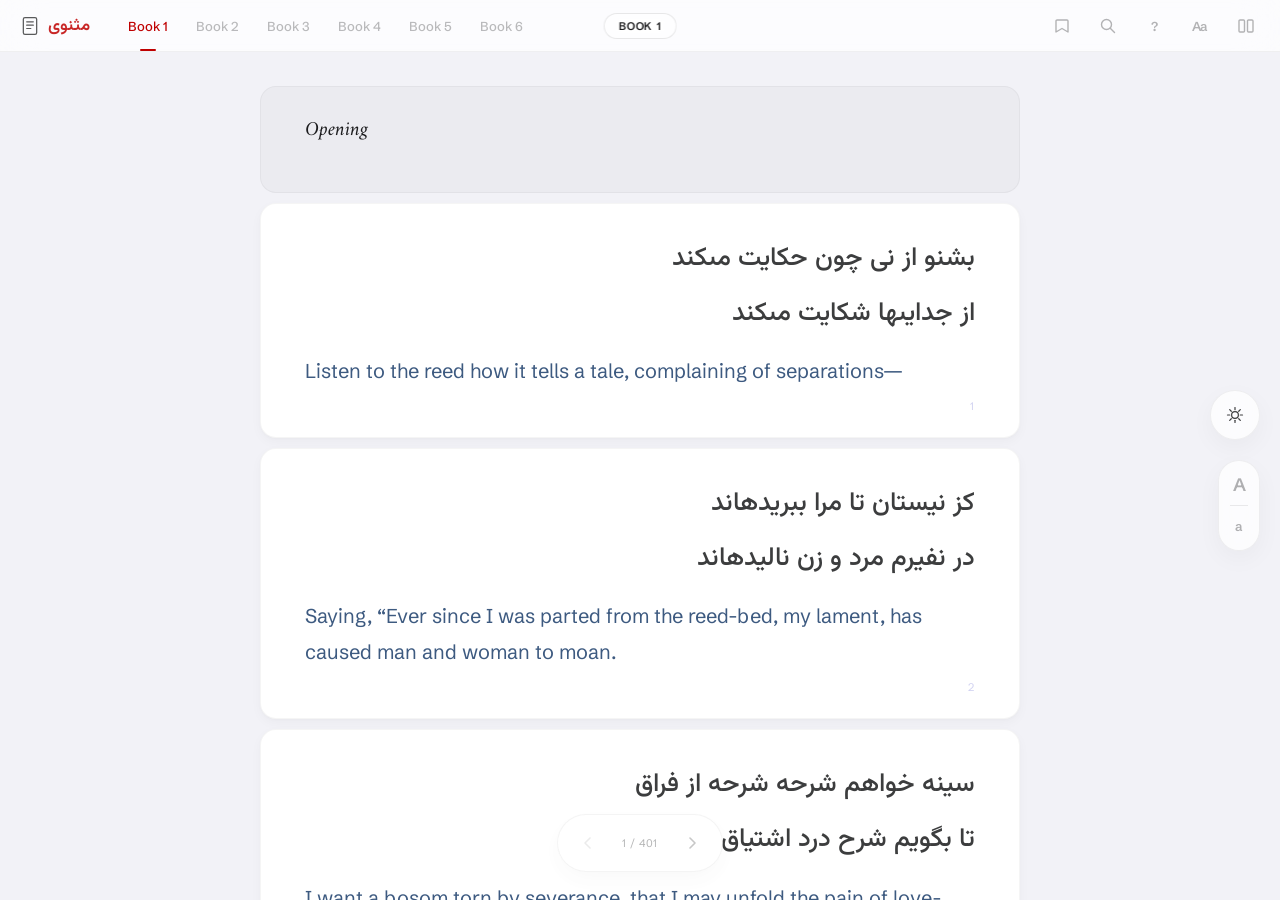
<file: index.html>
<!DOCTYPE html>
<html lang="en"
  data-theme="light"
  data-font="vazir"
  data-en-font="sans"
  data-fa-color="irozumi"
  data-en-color="manuscript"
  data-mode="focus">
<head>
  <meta charset="UTF-8">
  <meta name="viewport" content="width=device-width, initial-scale=1.0, viewport-fit=cover">
  <title>مثنوی · Masnavi</title>

  <!-- PWA / Home Screen -->
  <link rel="manifest" href="manifest.json">
  <meta name="apple-mobile-web-app-capable" content="yes">
  <meta name="apple-mobile-web-app-status-bar-style" content="black-translucent">
  <meta name="apple-mobile-web-app-title" content="Masnavi">
  <meta name="theme-color" content="#FFFFFF" media="(prefers-color-scheme: light)">
  <meta name="theme-color" content="#0F0E0E" media="(prefers-color-scheme: dark)">

  <link rel="preconnect" href="https://fonts.googleapis.com">
  <link rel="preconnect" href="https://fonts.gstatic.com" crossorigin>
  <link href="https://fonts.googleapis.com/css2?family=Vazirmatn:wght@300;400;500;700&family=Harmattan:wght@400;500;600;700&family=Markazi+Text:wght@400;500;600;700&family=Schibsted+Grotesk:ital,wght@0,400;0,500;0,600;1,400&family=Amiri:ital,wght@0,400;0,700;1,400;1,700&family=Noto+Sans+Gurmukhi:wght@400;500&display=swap" rel="stylesheet">

  <link rel="stylesheet" href="css/styles.css">
</head>
<body>

  <div id="progress-bar" role="progressbar" aria-hidden="true"></div>

  <!-- ── Nav ── -->
  <nav id="top-nav" aria-label="Main navigation">

    <a id="site-logo" href="#" aria-label="Masnavi — table of contents">
      <!-- Manuscript / contents icon -->
      <svg class="logo-icon" width="20" height="20" viewBox="0 0 24 24" fill="none" aria-hidden="true">
        <rect x="4" y="2" width="16" height="20" rx="2" stroke="currentColor" stroke-width="1.5"/>
        <line x1="8" y1="7"  x2="16" y2="7"  stroke="currentColor" stroke-width="1.4" stroke-linecap="round"/>
        <line x1="8" y1="11" x2="16" y2="11" stroke="currentColor" stroke-width="1.4" stroke-linecap="round"/>
        <line x1="8" y1="15" x2="13" y2="15" stroke="currentColor" stroke-width="1.4" stroke-linecap="round"/>
      </svg>
      <span lang="fa" dir="rtl" class="logo-fa">مثنوی</span>
    </a>

    <div id="book-tabs" role="tablist" aria-label="Select book">
      <button class="book-tab active" role="tab" aria-selected="true"  data-book="1">Book 1</button>
      <button class="book-tab"        role="tab" aria-selected="false" data-book="2">Book 2</button>
      <button class="book-tab"        role="tab" aria-selected="false" data-book="3">Book 3</button>
      <button class="book-tab"        role="tab" aria-selected="false" data-book="4">Book 4</button>
      <button class="book-tab"        role="tab" aria-selected="false" data-book="5">Book 5</button>
      <button class="book-tab"        role="tab" aria-selected="false" data-book="6">Book 6</button>
    </div>

    <!-- Centre pill — informational on desktop, book-selector trigger on mobile -->
    <button id="nav-book-pill" aria-label="Select book" tabindex="-1">Book 1</button>

    <div id="nav-actions">
      <button id="btn-menu" class="nav-btn" aria-label="Open menu" aria-expanded="false">
        <svg width="16" height="16" viewBox="0 0 16 16" fill="none" aria-hidden="true">
          <line x1="2" y1="4.5"  x2="14" y2="4.5"  stroke="currentColor" stroke-width="1.4" stroke-linecap="round"/>
          <line x1="2" y1="8"    x2="14" y2="8"    stroke="currentColor" stroke-width="1.4" stroke-linecap="round"/>
          <line x1="2" y1="11.5" x2="14" y2="11.5" stroke="currentColor" stroke-width="1.4" stroke-linecap="round"/>
        </svg>
      </button>
      <button id="btn-bookmarks" class="nav-btn" aria-label="Bookmarks" aria-expanded="false">
        <svg width="16" height="16" viewBox="0 0 16 16" fill="none" aria-hidden="true">
          <path d="M3 2h10a1 1 0 0 1 1 1v11l-6-3.5L2 14V3a1 1 0 0 1 1-1z" stroke="currentColor" stroke-width="1.4" stroke-linejoin="round"/>
        </svg>
      </button>
      <button id="btn-search" class="nav-btn" aria-label="Search">
        <svg width="16" height="16" viewBox="0 0 16 16" fill="none" aria-hidden="true">
          <circle cx="6.5" cy="6.5" r="5" stroke="currentColor" stroke-width="1.4"/>
          <line x1="10.5" y1="10.5" x2="14.5" y2="14.5" stroke="currentColor" stroke-width="1.4" stroke-linecap="round"/>
        </svg>
      </button>
      <a href="about.html" class="nav-btn nav-btn--text" aria-label="About" id="btn-about">?</a>
      <button id="btn-settings" class="nav-btn nav-btn--text" aria-label="Display options" aria-expanded="false">Aa</button>
      <button id="btn-mode" class="nav-btn" aria-label="Toggle scholar view">
        <svg width="16" height="16" viewBox="0 0 16 16" fill="none" aria-hidden="true">
          <rect x="1" y="2" width="5.5" height="12" rx="1" stroke="currentColor" stroke-width="1.4"/>
          <rect x="9.5" y="2" width="5.5" height="12" rx="1" stroke="currentColor" stroke-width="1.4"/>
        </svg>
      </button>
    </div>
  </nav>

  <!-- ── Mobile menu ── -->
  <div id="mobile-menu" aria-hidden="true">
    <div id="mobile-book-tabs" role="tablist" aria-label="Select book">
      <button class="book-tab active" role="tab" aria-selected="true"  data-book="1">Book 1</button>
      <button class="book-tab"        role="tab" aria-selected="false" data-book="2">Book 2</button>
      <button class="book-tab"        role="tab" aria-selected="false" data-book="3">Book 3</button>
      <button class="book-tab"        role="tab" aria-selected="false" data-book="4">Book 4</button>
      <button class="book-tab"        role="tab" aria-selected="false" data-book="5">Book 5</button>
      <button class="book-tab"        role="tab" aria-selected="false" data-book="6">Book 6</button>
    </div>
  </div>

  <!-- ── Settings panel ── -->
  <div id="settings-panel" aria-hidden="true" role="dialog" aria-label="Display options">

    <div class="settings-section">
      <p class="settings-label">Show</p>
      <div class="settings-row" id="lang-options">
        <button class="settings-opt active" data-lang="both">Both</button>
        <button class="settings-opt"        data-lang="farsi">Farsi</button>
        <button class="settings-opt"        data-lang="english">English</button>
      </div>
    </div>

    <div class="settings-section">
      <p class="settings-label">Couplets per page</p>
      <div class="settings-row" id="per-page-options">
        <button class="settings-opt active" data-per-page="10">10</button>
        <button class="settings-opt"        data-per-page="25">25</button>
        <button class="settings-opt"        data-per-page="50">50</button>
      </div>
    </div>

    <div class="settings-divider"></div>

    <div class="settings-section">
      <p class="settings-label">Farsi Script</p>
      <div class="settings-row grid-2" id="font-options">
        <button class="settings-opt active" data-font="vazir">Vazirmatn</button>
        <button class="settings-opt"        data-font="nazanin">Nazanin</button>
        <button class="settings-opt"        data-font="arial">Arial</button>
        <button class="settings-opt"        data-font="nastaliq">Nastaliq</button>
      </div>
    </div>

    <div class="settings-divider"></div>

    <div class="settings-section">
      <p class="settings-label">Farsi Colour</p>
      <div class="settings-row" id="fa-color-options">
        <button class="settings-opt color-swatch active" data-fa-color="irozumi" aria-label="Ink">
          <span class="swatch-dot" style="--sw: #3C3D3E; --sw-dark: #E0E1E0;"></span>
        </button>
        <button class="settings-opt color-swatch" data-fa-color="lajevard" aria-label="Lajevard">
          <span class="swatch-dot" style="--sw: #1B4D8F; --sw-dark: #8ABAEF;"></span>
        </button>
        <button class="settings-opt color-swatch" data-fa-color="firoozeh" aria-label="Firoozeh">
          <span class="swatch-dot" style="--sw: #0C7566; --sw-dark: #5DDDC5;"></span>
        </button>
        <button class="settings-opt color-swatch" data-fa-color="sharabi" aria-label="Sharabi">
          <span class="swatch-dot" style="--sw: #7A2848; --sw-dark: #D4869F;"></span>
        </button>
      </div>
    </div>

    <div class="settings-divider"></div>

    <div class="settings-section">
      <p class="settings-label">English Font</p>
      <div class="settings-row" id="en-font-options">
        <button class="settings-opt active" data-en-font="sans">Sans</button>
        <button class="settings-opt"        data-en-font="serif">Serif</button>
      </div>
    </div>

    <div class="settings-section">
      <p class="settings-label">English Colour</p>
      <div class="settings-row" id="en-color-options">
        <button class="settings-opt color-swatch active" data-en-color="manuscript" aria-label="Manuscript">
          <span class="swatch-dot" style="--sw: #3D5A80; --sw-dark: #A3C4E8;"></span>
        </button>
        <button class="settings-opt color-swatch" data-en-color="ink" aria-label="Ink">
          <span class="swatch-dot" style="--sw: #1A5C5A; --sw-dark: #72D4C8;"></span>
        </button>
        <button class="settings-opt color-swatch" data-en-color="noir" aria-label="Noir">
          <span class="swatch-dot" style="--sw: #1C1C1E; --sw-dark: #E8E8F2;"></span>
        </button>
      </div>
    </div>

    <div class="settings-divider"></div>

    <div class="settings-section" id="api-key-section">
      <p class="settings-label">Translate</p>
      <div id="api-key-status-row">
        <span id="api-key-status">No key saved</span>
        <button id="btn-api-key-edit">Set Key</button>
      </div>
      <div id="api-key-form" hidden>
        <input type="password" id="api-key-input" placeholder="sk-ant-api03-…" autocomplete="off" spellcheck="false">
        <div id="api-key-buttons">
          <button id="btn-api-key-save">Save</button>
          <button id="btn-api-key-clear">Clear</button>
        </div>
      </div>
    </div>

  </div>

  <!-- ── Theme pill (right edge, upper) ── -->
  <div id="theme-pill" aria-label="Cycle theme">
    <button id="btn-theme-toggle" aria-label="Switch to dark mode" aria-pressed="false">
      <!-- Sun (visible in light) -->
      <svg class="icon-sun" width="18" height="18" viewBox="0 0 24 24" fill="none" aria-hidden="true">
        <circle cx="12" cy="12" r="4.5" stroke="currentColor" stroke-width="1.6"/>
        <line x1="12"    y1="2"     x2="12"    y2="5"     stroke="currentColor" stroke-width="1.6" stroke-linecap="round"/>
        <line x1="12"    y1="19"    x2="12"    y2="22"    stroke="currentColor" stroke-width="1.6" stroke-linecap="round"/>
        <line x1="2"     y1="12"    x2="5"     y2="12"    stroke="currentColor" stroke-width="1.6" stroke-linecap="round"/>
        <line x1="19"    y1="12"    x2="22"    y2="12"    stroke="currentColor" stroke-width="1.6" stroke-linecap="round"/>
        <line x1="4.93"  y1="4.93"  x2="7.05"  y2="7.05"  stroke="currentColor" stroke-width="1.6" stroke-linecap="round"/>
        <line x1="16.95" y1="16.95" x2="19.07" y2="19.07" stroke="currentColor" stroke-width="1.6" stroke-linecap="round"/>
        <line x1="4.93"  y1="19.07" x2="7.05"  y2="16.95" stroke="currentColor" stroke-width="1.6" stroke-linecap="round"/>
        <line x1="16.95" y1="7.05"  x2="19.07" y2="4.93"  stroke="currentColor" stroke-width="1.6" stroke-linecap="round"/>
      </svg>
      <!-- Moon (visible in dark) -->
      <svg class="icon-moon" width="18" height="18" viewBox="0 0 24 24" fill="none" aria-hidden="true">
        <path d="M21 12.79A9 9 0 1 1 11.21 3a7 7 0 0 0 9.79 9.79z"
              stroke="currentColor" stroke-width="1.6" stroke-linecap="round" stroke-linejoin="round"/>
      </svg>
      <!-- Paper / Kaghaz (visible in kaghaz) -->
      <svg class="icon-kaghaz" width="18" height="18" viewBox="0 0 24 24" fill="none" aria-hidden="true">
        <path d="M6 2h9l4 4v16a1 1 0 0 1-1 1H6a1 1 0 0 1-1-1V3a1 1 0 0 1 1-1z"
              stroke="currentColor" stroke-width="1.6" stroke-linejoin="round"/>
        <polyline points="15 2 15 7 19 7" stroke="currentColor" stroke-width="1.4" stroke-linejoin="round"/>
        <line x1="9" y1="11" x2="15" y2="11" stroke="currentColor" stroke-width="1.4" stroke-linecap="round"/>
        <line x1="9" y1="15" x2="15" y2="15" stroke="currentColor" stroke-width="1.4" stroke-linecap="round"/>
      </svg>
    </button>
  </div>

  <!-- ── Size pill (right edge, lower) ── -->
  <div id="size-pill" aria-label="Text size">
    <button id="size-up"   aria-label="Increase text size">A</button>
    <div class="size-divider"></div>
    <button id="size-down" aria-label="Decrease text size">a</button>
  </div>

  <!-- ── Search ── -->
  <div id="search-overlay" aria-hidden="true"></div>
  <div id="search-panel" aria-hidden="true" role="dialog" aria-label="Search">
    <div id="search-header">
      <svg width="15" height="15" viewBox="0 0 16 16" fill="none" aria-hidden="true">
        <circle cx="6.5" cy="6.5" r="5" stroke="currentColor" stroke-width="1.5"/>
        <line x1="10.5" y1="10.5" x2="14.5" y2="14.5" stroke="currentColor" stroke-width="1.5" stroke-linecap="round"/>
      </svg>
      <input id="search-input" type="text" inputmode="numeric" placeholder="Go to verse…" autocomplete="off" spellcheck="false" aria-label="Go to verse number">
    </div>
    <div id="search-results" role="list"></div>
  </div>

  <!-- ── Bookmarks ── -->
  <div id="bookmark-backdrop" aria-hidden="true"></div>
  <aside id="bookmark-panel" aria-hidden="true" aria-label="Bookmarks">
    <div id="bookmark-header">
      <p id="bookmark-title">Bookmarks</p>
    </div>
    <div id="bookmark-list" role="list"></div>
  </aside>

  <!-- ── TOC ── -->
  <div id="toc-backdrop" aria-hidden="true"></div>
  <aside id="toc-panel" aria-hidden="true" aria-label="Table of contents">
    <div id="toc-header">
      <p id="toc-book-label">Book 1</p>
      <p id="toc-title">Table of Contents</p>
    </div>
    <div id="toc-list" role="list"></div>
  </aside>

  <!-- ── Main ── -->
  <main id="main-content">
    <div id="focus-view" class="view">
      <div id="focus-scroll"></div>
      <div id="focus-loading" class="loading-state"><div class="loading-spinner"></div><p>Loading…</p></div>
    </div>
    <div id="scholar-view" class="view" aria-hidden="true">
      <div id="scholar-grid"></div>
      <div id="scholar-loading" class="loading-state"><div class="loading-spinner"></div></div>
    </div>

    <!-- Pager shared by both views -->
    <nav id="pager" aria-label="Page navigation" hidden>
      <button id="pager-prev" aria-label="Previous page">
        <svg width="14" height="14" viewBox="0 0 14 14" fill="none" aria-hidden="true"><path d="M9 2L4 7L9 12" stroke="currentColor" stroke-width="1.6" stroke-linecap="round" stroke-linejoin="round"/></svg>
      </button>
      <span id="pager-info"></span>
      <button id="pager-next" aria-label="Next page">
        <svg width="14" height="14" viewBox="0 0 14 14" fill="none" aria-hidden="true"><path d="M5 2L10 7L5 12" stroke="currentColor" stroke-width="1.6" stroke-linecap="round" stroke-linejoin="round"/></svg>
      </button>
    </nav>
  </main>

  <script src="js/app.js" type="module"></script>
</body>
</html>
</file>
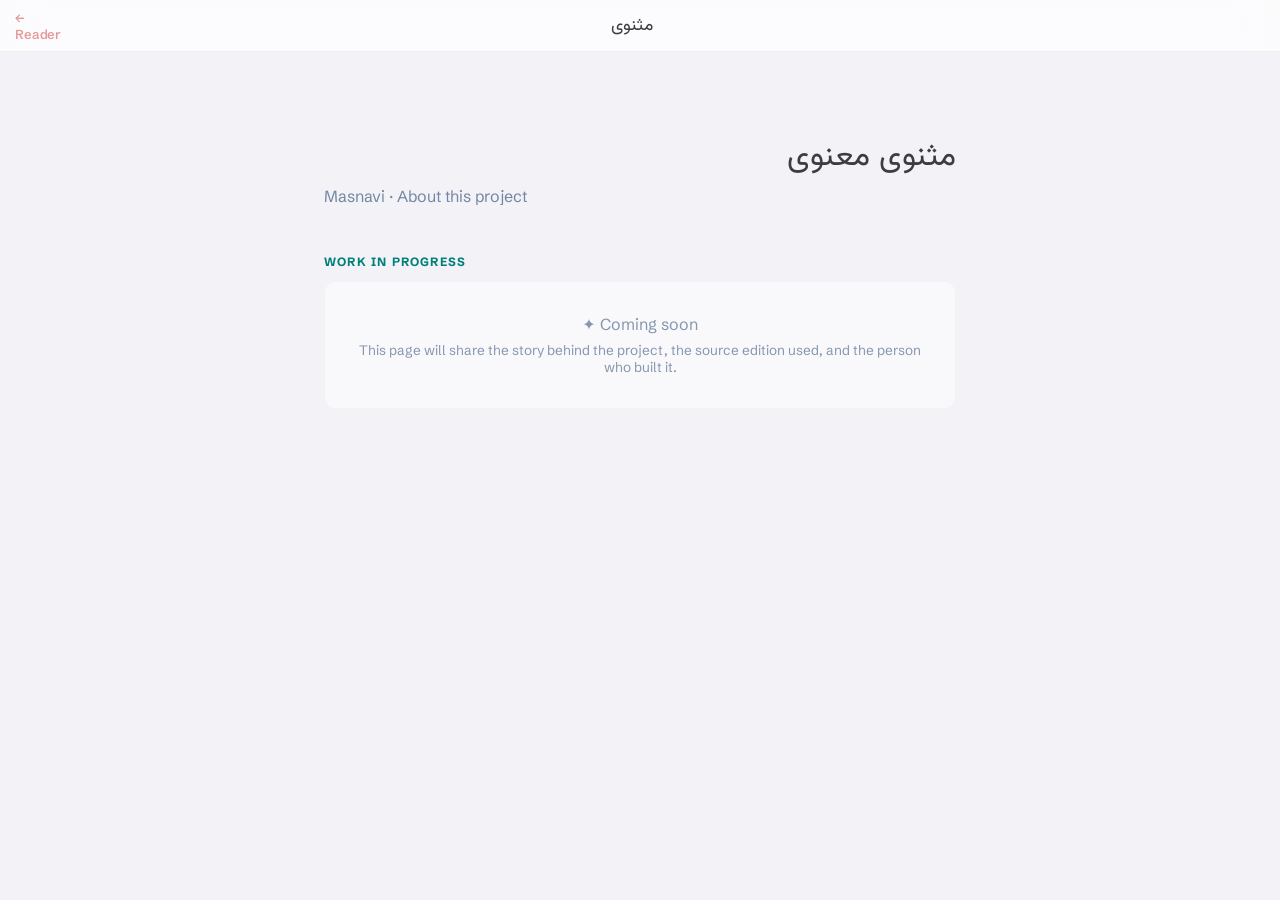
<file: about.html>
<!DOCTYPE html>
<html lang="en" data-theme="light" data-font="vazir" data-en-font="sans"
      data-fa-color="peacock" data-en-color="asagao">
<head>
  <meta charset="UTF-8">
  <meta name="viewport" content="width=device-width, initial-scale=1.0">
  <title>About · مثنوی</title>

  <link rel="preconnect" href="https://fonts.googleapis.com">
  <link rel="preconnect" href="https://fonts.gstatic.com" crossorigin>
  <link href="https://fonts.googleapis.com/css2?family=Vazirmatn:wght@300;400;500;700&family=Harmattan:wght@400;500;600;700&family=Schibsted+Grotesk:ital,wght@0,400;0,500;0,600;1,400&family=Amiri:ital,wght@0,400;0,700;1,400;1,700&display=swap" rel="stylesheet">
  <link rel="stylesheet" href="css/styles.css">

  <style>
    .about-wrap {
      max-width: 680px;
      margin: 80px auto 60px;
      padding: 0 24px;
    }
    .about-back {
      display: inline-flex;
      align-items: center;
      gap: 6px;
      font-size: 14px;
      color: var(--c-accent);
      text-decoration: none;
      margin-bottom: 40px;
      opacity: 0.8;
      transition: opacity 150ms;
    }
    .about-back:hover { opacity: 1; }
    .about-title {
      font-family: var(--font-fa);
      font-size: 2rem;
      color: var(--c-text-fa);
      text-align: right;
      direction: rtl;
      margin-bottom: 4px;
    }
    .about-subtitle {
      font-size: 1rem;
      color: var(--c-text-en);
      margin-bottom: 48px;
      opacity: 0.7;
    }
    .about-section {
      margin-bottom: 40px;
    }
    .about-section h2 {
      font-size: 0.75rem;
      letter-spacing: 0.1em;
      text-transform: uppercase;
      color: var(--c-heading);
      margin-bottom: 12px;
    }
    .about-wip {
      background: var(--c-card-bg);
      border: 1px solid var(--c-card-border);
      border-radius: 12px;
      padding: 32px 24px;
      text-align: center;
      color: var(--c-text-en);
      font-size: 1rem;
      opacity: 0.6;
    }
    .about-wip p { margin-top: 8px; font-size: 0.85rem; }
  </style>
</head>
<body>

  <nav id="top-nav" aria-label="Main navigation" style="display:flex;align-items:center;justify-content:space-between;padding:0 16px;height:52px;background:var(--c-nav-bg);border-bottom:1px solid var(--c-nav-border);position:sticky;top:0;z-index:100;">
    <a href="index.html" class="nav-btn nav-btn--text" style="text-decoration:none;font-size:13px;color:var(--c-accent);">← Reader</a>
    <span style="font-family:var(--font-fa);font-size:1.1rem;color:var(--c-text-fa);">مثنوی</span>
    <div style="width:60px;"></div>
  </nav>

  <div class="about-wrap">
    <p class="about-title">مثنوی معنوی</p>
    <p class="about-subtitle">Masnavi · About this project</p>

    <div class="about-section">
      <h2>Work in progress</h2>
      <div class="about-wip">
        ✦ Coming soon
        <p>This page will share the story behind the project, the source edition used, and the person who built it.</p>
      </div>
    </div>
  </div>

  <script>
    // Inherit theme from the reader
    const t = localStorage.getItem('mv-theme');
    if (t) document.documentElement.dataset.theme = t === 'sepia' ? 'kaghaz' : t;
    const f = localStorage.getItem('mv-font');
    if (f && f !== 'naskh' && f !== 'mirza') document.documentElement.dataset.font = f;
    const ef = localStorage.getItem('mv-en-font');
    if (ef) document.documentElement.dataset.enFont = ef;
    const fc = localStorage.getItem('mv-fa-color');
    if (fc) document.documentElement.dataset.faColor = fc;
    const ec = localStorage.getItem('mv-en-color');
    if (ec) document.documentElement.dataset.enColor = ec;
  </script>
</body>
</html>
</file>
<file: css/styles.css>
/* ═══════════════════════════════════════════════════════════════
   Masnavi.ca — Design System
   ═══════════════════════════════════════════════════════════════ */

@font-face {
  font-family: 'IRANSansWeb';
  src: url('../fonts/IRANSansWeb.woff2') format('woff2'),
       url('../fonts/IRANSansWeb.ttf')   format('truetype');
  font-weight: normal;
  font-style: normal;
  font-display: swap;
}

@font-face {
  font-family: 'BNazanin';
  src: url('../fonts/BNazanin.woff') format('woff');
  font-weight: normal;
  font-style: normal;
  font-display: swap;
}

@font-face {
  font-family: 'NooriNastaliq';
  src: url('../fonts/NooriNastaliq-Regular.woff2') format('woff2');
  font-weight: normal;
  font-style: normal;
  font-display: swap;
}

@font-face {
  font-family: 'ArabicTransparent';
  src: url('../Arabic-Transparent.ttf') format('truetype');
  font-weight: normal;
  font-style: normal;
  font-display: swap;
}

/* ── 1. Tokens ───────────────────────────────────────────────── */

:root {
  --c-accent:      #bf0000;
  --c-accent-rgb:  191, 0, 0;

  /* Light mode */
  --c-bg:           #F2F2F7;
  --c-text-fa:      #3C3D3E;   /* Irozumi — default Farsi colour */
  --c-text-en:      #3D5A80;   /* Manuscript — default English colour */
  --c-heading:      #007F7A;
  --c-heading-text: #1C1C1E;
  --c-verse-num:    rgba(91, 95, 206, 0.28);
  --c-divider:      rgba(0, 0, 0, 0.08);

  --c-nav-bg:       rgba(255, 255, 255, 0.72);
  --c-nav-border:   rgba(0, 0, 0, 0.05);

  --c-panel-bg:     rgba(255, 255, 255, 0.75);
  --c-panel-border: rgba(0, 0, 0, 0.06);

  --fa-outline-color: rgba(0,0,0,0.28);      /* day: dark outline on light bg */

  --c-card-bg:             #FFFFFF;
  --c-card-border:         rgba(0, 0, 0, 0.04);
  --c-card-shadow:         0 1px 3px rgba(0,0,0,0.02), 0 4px 12px rgba(0,0,0,0.03);
  --c-card-radius:         16px;
  --c-heading-card-bg:     #EBEBF0;
  --c-heading-card-border: rgba(0, 0, 0, 0.04);

  /* Font stacks */
  --font-fa-vazir:       'Vazirmatn', sans-serif;
  --font-fa-arial:       Arial, sans-serif;
  --font-fa-nazanin:     'BNazanin', serif;
  --font-fa-nastaliq:    'NooriNastaliq', serif;
  --font-fa-transparent: 'ArabicTransparent', serif;
  --font-fa:         var(--font-fa-vazir);

  --font-en-sans:  'Schibsted Grotesk', -apple-system, BlinkMacSystemFont, system-ui, sans-serif;
  --font-en-serif: 'Amiri', Georgia, serif;
  --font-en:       var(--font-en-sans);

  /* Type scale — set by JS */
  --fz-fa:        24px;
  --lh-fa:        2.15;
  --fz-en:        18px;
  --lh-en:        1.80;
  --fz-verse-num: 11px;

  /* Layout */
  --nav-h:      52px;
  --progress-h:  2px;
  --col-w:      min(760px, 100vw - 48px);
  --safe-top:    env(safe-area-inset-top, 0px);
  --safe-bottom: env(safe-area-inset-bottom, 0px);

  /* Motion — deliberately slower for a calm, elegant feel */
  --ease-out:    cubic-bezier(0.16, 1, 0.3, 1);
  --ease-spring: cubic-bezier(0.34, 1.56, 0.64, 1);
  --dur-fast:    220ms;
  --dur-mid:     400ms;
}

/* ── Font toggles ────────────────────────────────────────────── */
[data-font="vazir"]    { --font-fa: var(--font-fa-vazir); }
[data-font="arial"]    { --font-fa: var(--font-fa-arial); }
[data-font="nazanin"]  { --font-fa: var(--font-fa-nazanin); }
[data-font="nastaliq"] { --font-fa: var(--font-fa-nastaliq); }
[data-font="transparent"] { --font-fa: var(--font-fa-transparent); }
[data-font="nastaliq"] [lang="fa"] { word-spacing: 0.28em; }
[data-en-font="serif"] { --font-en: var(--font-en-serif); }

/* Arial: heavier weight to compensate for its thinner stroke design */
[data-font="arial"] .verse-fa,
[data-font="arial"] .scholar-cell--fa { font-weight: 500; }

/* ── Dark ────────────────────────────────────────────────────── */
[data-theme="dark"] {
  --c-bg:           #0F0E0E;
  --c-text-fa:      #E0E1E0;   /* dark Irozumi default */
  --c-text-en:      #A3C4E8;   /* dark Manuscript default */
  --c-heading:      #B4B8B4;
  --c-heading-text: #E0E1E0;
  --c-accent:       #8284F2;
  --c-accent-rgb:   130, 132, 242;
  --c-verse-num:    rgba(224, 225, 224, 0.28);
  --c-divider:      rgba(255, 255, 255, 0.09);

  --c-nav-bg:       rgba(15, 14, 14, 0.72);
  --c-nav-border:   rgba(255, 255, 255, 0.06);

  --c-panel-bg:     rgba(28, 28, 30, 0.75);
  --c-panel-border: rgba(255, 255, 255, 0.08);

  --fa-outline-color: rgba(255,255,255,0.55); /* dark: white outline on dark bg */

  --c-card-bg:             #1C1C1E;
  --c-card-border:         rgba(255, 255, 255, 0.06);
  --c-card-shadow:         none;
  --c-heading-card-bg:     #2C2C2E;
  --c-heading-card-border: rgba(255, 255, 255, 0.05);
}

/* ── کاغذ (Kaghaz — warm paper) ──────────────────────────────── */
[data-theme="kaghaz"] {
  --c-bg:           #fff4e6;
  --c-text-fa:      #3C3D3E;   /* Irozumi default on warm paper */
  --c-text-en:      #34506E;   /* Manuscript default on warm paper */
  --c-heading:      #8B5E3C;
  --c-heading-text: #1A1208;
  --c-accent:       #5B5FCE;
  --c-accent-rgb:   91, 95, 206;
  --c-verse-num:    rgba(91, 95, 206, 0.28);
  --c-divider:      rgba(60, 40, 20, 0.09);

  --c-nav-bg:       rgba(255, 248, 237, 0.72);
  --c-nav-border:   rgba(60, 40, 20, 0.06);

  --c-panel-bg:     rgba(255, 248, 237, 0.75);
  --c-panel-border: rgba(60, 40, 20, 0.08);

  --fa-outline-color: rgba(60,40,20,0.25);    /* kaghaz: warm dark outline on parchment */

  --c-card-bg:             #fffaf2;
  --c-card-border:         rgba(60, 40, 20, 0.05);
  --c-card-shadow:         0 1px 3px rgba(60,40,20,0.03);
  --c-heading-card-bg:     #fef4e0;
  --c-heading-card-border: rgba(60, 40, 20, 0.04);
}

/* ── Farsi colour tokens ─────────────────────────────────────── */
[data-theme="light"][data-fa-color="irozumi"]  { --c-text-fa: #3C3D3E; }
[data-theme="kaghaz"][data-fa-color="irozumi"] { --c-text-fa: #3C3D3E; }
[data-theme="light"][data-fa-color="lajevard"] { --c-text-fa: #1B4D8F; }
[data-theme="kaghaz"][data-fa-color="lajevard"]{ --c-text-fa: #173F78; }
[data-theme="light"][data-fa-color="firoozeh"] { --c-text-fa: #0C7566; }
[data-theme="kaghaz"][data-fa-color="firoozeh"]{ --c-text-fa: #0A6355; }
[data-theme="light"][data-fa-color="sharabi"]  { --c-text-fa: #7A2848; }
[data-theme="kaghaz"][data-fa-color="sharabi"] { --c-text-fa: #6B2240; }

[data-theme="dark"][data-fa-color="irozumi"]   { --c-text-fa: #E0E1E0; }
[data-theme="dark"][data-fa-color="lajevard"]  { --c-text-fa: #8ABAEF; }
[data-theme="dark"][data-fa-color="firoozeh"]  { --c-text-fa: #5DDDC5; }
[data-theme="dark"][data-fa-color="sharabi"]   { --c-text-fa: #D4869F; }

/* ── English colour tokens ───────────────────────────────────── */
[data-theme="light"][data-en-color="manuscript"]  { --c-text-en: #3D5A80; }
[data-theme="kaghaz"][data-en-color="manuscript"] { --c-text-en: #34506E; }
[data-theme="light"][data-en-color="ink"]         { --c-text-en: #1A5C5A; }
[data-theme="kaghaz"][data-en-color="ink"]        { --c-text-en: #165250; }
[data-theme="light"][data-en-color="noir"]        { --c-text-en: #1C1C1E; }
[data-theme="kaghaz"][data-en-color="noir"]       { --c-text-en: #1C1C1E; }

[data-theme="dark"][data-en-color="manuscript"]   { --c-text-en: #A3C4E8; }
[data-theme="dark"][data-en-color="ink"]          { --c-text-en: #72D4C8; }
[data-theme="dark"][data-en-color="noir"]         { --c-text-en: #E8E8F2; }


/* ── Language display toggle ─────────────────────────────────── */
[data-lang-display="farsi"]   .verse-en       { display: none; }
[data-lang-display="english"] .verse-fa       { display: none; }
[data-lang-display="farsi"]   .scholar-cell--en { display: none; }
[data-lang-display="english"] .scholar-cell--fa { display: none; }

/* ── Dark mode — phosphorus moonlight glow ───────────────────── */
[data-theme="dark"][data-fa-color="irozumi"] .verse-fa,
[data-theme="dark"][data-fa-color="irozumi"] .scholar-cell--fa {
  text-shadow: 0 0 14px rgba(224, 225, 224, 0.32), 0 0 36px rgba(224, 225, 224, 0.10);
}
[data-theme="dark"][data-fa-color="lajevard"] .verse-fa,
[data-theme="dark"][data-fa-color="lajevard"] .scholar-cell--fa {
  text-shadow: 0 0 14px rgba(138, 186, 239, 0.35), 0 0 36px rgba(138, 186, 239, 0.12);
}
[data-theme="dark"][data-fa-color="firoozeh"] .verse-fa,
[data-theme="dark"][data-fa-color="firoozeh"] .scholar-cell--fa {
  text-shadow: 0 0 14px rgba(93, 221, 197, 0.40), 0 0 36px rgba(93, 221, 197, 0.14);
}
[data-theme="dark"][data-fa-color="sharabi"] .verse-fa,
[data-theme="dark"][data-fa-color="sharabi"] .scholar-cell--fa {
  text-shadow: 0 0 14px rgba(212, 134, 159, 0.35), 0 0 36px rgba(212, 134, 159, 0.12);
}

[data-theme="dark"][data-en-color="noir"] .verse-en,
[data-theme="dark"][data-en-color="noir"] .scholar-cell--en {
  text-shadow: 0 0 14px rgba(232, 232, 242, 0.32), 0 0 36px rgba(232, 232, 242, 0.10);
}
[data-theme="dark"][data-en-color="manuscript"] .verse-en,
[data-theme="dark"][data-en-color="manuscript"] .scholar-cell--en {
  text-shadow: 0 0 14px rgba(163, 196, 232, 0.35), 0 0 36px rgba(163, 196, 232, 0.12);
}
[data-theme="dark"][data-en-color="ink"] .verse-en,
[data-theme="dark"][data-en-color="ink"] .scholar-cell--en {
  text-shadow: 0 0 14px rgba(114, 212, 200, 0.40), 0 0 36px rgba(114, 212, 200, 0.14);
}

/* ── Kaghaz — warm sunlight on ink ──────────────────────────── */
[data-theme="kaghaz"] .verse-fa,
[data-theme="kaghaz"] .verse-en,
[data-theme="kaghaz"] .scholar-cell--fa,
[data-theme="kaghaz"] .scholar-cell--en {
  text-shadow: 0 -1px 2px rgba(255, 210, 60, 0.50), 0 1px 3px rgba(140, 85, 10, 0.18);
}

/* ── 2. Reset ────────────────────────────────────────────────── */

*, *::before, *::after { box-sizing: border-box; margin: 0; padding: 0; }
html { font-size: 16px; -webkit-text-size-adjust: 100%; }

body {
  background: var(--c-bg);
  color: var(--c-text-fa);
  font-family: var(--font-en);
  transition: background var(--dur-mid) var(--ease-out),
              color      var(--dur-mid) var(--ease-out);
  overflow-x: hidden;
}

a { color: inherit; text-decoration: none; }
button { border: none; background: none; cursor: pointer; font-family: inherit; }

button:focus-visible, a:focus-visible {
  outline: 2px solid rgba(var(--c-accent-rgb), 0.50);
  outline-offset: 2px;
  border-radius: 4px;
}

[lang="fa"] {
  font-family: var(--font-fa);
  direction: rtl;
  unicode-bidi: embed;
  transition: font-family var(--dur-fast) var(--ease-out),
              font-size   var(--dur-fast) var(--ease-out),
              line-height var(--dur-fast) var(--ease-out);
}


/* ── 3. Progress bar ─────────────────────────────────────────── */

#progress-bar {
  position: fixed; top: var(--safe-top); left: 0;
  width: 0%; height: var(--progress-h);
  background: var(--c-accent);
  z-index: 1000;
  transition: width 60ms linear;
}


/* ── 4. Navigation ───────────────────────────────────────────── */

#top-nav {
  position: fixed;
  top: 0; left: 0; right: 0;
  height: calc(var(--nav-h) + var(--safe-top));
  padding-top: var(--safe-top);
  background: var(--c-nav-bg);
  backdrop-filter: blur(20px) saturate(180%);
  -webkit-backdrop-filter: blur(20px) saturate(180%);
  border-bottom: 1px solid var(--c-nav-border);
  display: flex;
  align-items: center;
  z-index: 900;
  transition: background var(--dur-mid) var(--ease-out),
              border-color var(--dur-mid) var(--ease-out);
}

#site-logo {
  display: flex;
  align-items: center;
  gap: 8px;
  padding: 0 20px;
  white-space: nowrap;
  flex-shrink: 0;
  cursor: pointer;
  opacity: 0.85;
  transition: opacity var(--dur-fast) var(--ease-out);
}
#site-logo:hover { opacity: 1; }

.logo-icon {
  color: var(--c-text-fa);
  flex-shrink: 0;
  transition: color var(--dur-mid) var(--ease-out);
}

.logo-fa {
  color: #bf0000;
  font-family: var(--font-fa);
  font-size: 17px;
  font-weight: 600;
  transition: font-family var(--dur-fast) var(--ease-out);
}

/* Centre book pill */
#nav-book-pill {
  position: absolute;
  left: 50%;
  top: 50%;
  transform: translate(-50%, -50%);
  z-index: 10;

  font-family: var(--font-en-sans);
  font-size: 11px;
  font-weight: 600;
  letter-spacing: 0.07em;
  text-transform: uppercase;
  color: var(--c-heading-text);

  background: rgba(255, 255, 255, 0.55);
  backdrop-filter: blur(12px);
  -webkit-backdrop-filter: blur(12px);
  border: 1px solid rgba(0, 0, 0, 0.09);
  border-radius: 100px;
  padding: 5px 14px;

  pointer-events: none;
  user-select: none;
  transition: color var(--dur-mid) var(--ease-out),
              background var(--dur-mid) var(--ease-out),
              opacity 120ms ease;
}

[data-theme="dark"] #nav-book-pill {
  background: rgba(30, 30, 32, 0.60);
  border-color: rgba(255, 255, 255, 0.10);
}

[data-theme="kaghaz"] #nav-book-pill {
  background: rgba(255, 248, 237, 0.65);
  border-color: rgba(60, 40, 20, 0.10);
}

/* Mobile: pill is a real button, fully tappable */
@media (max-width: 600px) {
  #nav-book-pill {
    pointer-events: auto;
    cursor: pointer;
    -webkit-tap-highlight-color: transparent;
  }
  #nav-book-pill:active { opacity: 0.55; }
}

/* Book tabs */
#book-tabs {
  display: flex;
  align-items: stretch;
  height: 100%;
  flex: 1;
  overflow-x: auto;
  scrollbar-width: none;
  padding: 0 4px;
}
#book-tabs::-webkit-scrollbar { display: none; }

.book-tab {
  position: relative;
  display: flex;
  align-items: center;
  padding: 0 14px;
  height: 100%;
  color: var(--c-text-fa);
  font-family: var(--font-en-sans);
  font-size: 13px;
  font-weight: 500;
  white-space: nowrap;
  opacity: 0.35;
  transition: opacity    var(--dur-fast) var(--ease-out),
              color      var(--dur-mid)  var(--ease-out),
              transform  120ms           var(--ease-spring);
}
.book-tab:hover { opacity: 0.62; }
.book-tab:active { transform: scale(0.88); }
.book-tab.active { opacity: 1; color: var(--c-accent); }

/* Thin pill under active tab */
.book-tab.active::after {
  content: '';
  position: absolute;
  bottom: 0; left: 50%;
  transform: translateX(-50%);
  width: 16px; height: 2px;
  border-radius: 1px;
  background: var(--c-accent);
}

/* Nav buttons */
#nav-actions {
  display: flex;
  align-items: center;
  gap: 2px;
  padding: 0 12px;
  flex-shrink: 0;
}

.nav-btn {
  display: flex;
  align-items: center;
  justify-content: center;
  width: 44px; height: 44px;
  border-radius: 10px;
  color: var(--c-text-fa);
  opacity: 0.38;
  font-size: 13px;
  font-weight: 600;
  letter-spacing: -0.01em;
  transition: opacity    var(--dur-fast) var(--ease-out),
              background var(--dur-fast) var(--ease-out),
              color      var(--dur-mid)  var(--ease-out),
              transform  120ms           var(--ease-spring);
}
.nav-btn:hover  { opacity: 0.72; background: rgba(0,0,0,0.05); }
.nav-btn:active { transform: scale(0.88); }
[data-theme="dark"]  .nav-btn:hover { background: rgba(255,255,255,0.07); }
[data-theme="kaghaz"] .nav-btn:hover { background: rgba(60,40,20,0.06); }

#btn-settings[aria-expanded="true"] {
  opacity: 1;
  color: var(--c-accent);
  background: rgba(var(--c-accent-rgb), 0.08);
}


/* ── 5. Settings panel ───────────────────────────────────────── */

#settings-panel {
  position: fixed;
  top: calc(var(--nav-h) + var(--progress-h) + 8px);
  right: 14px;
  width: 310px;
  background: var(--c-panel-bg);
  backdrop-filter: blur(20px) saturate(180%);
  -webkit-backdrop-filter: blur(20px) saturate(180%);
  border: 1px solid var(--c-panel-border);
  border-radius: 20px;
  padding: 22px 22px 20px;
  box-shadow: 0 12px 40px rgba(0, 0, 0, 0.05);
  z-index: 910;
  display: none;
  flex-direction: column;
  gap: 20px;
  transition: background var(--dur-mid) var(--ease-out),
              border-color var(--dur-mid) var(--ease-out);
}
#settings-panel.open {
  display: flex;
  animation: settingsSpring 280ms var(--ease-spring) both;
}

.settings-divider {
  height: 1px;
  background: var(--c-divider);
  margin: 0 -4px;
}

.settings-section { display: flex; flex-direction: column; gap: 10px; }

.settings-label {
  font-family: var(--font-en-sans);
  font-size: 11px;
  font-weight: 700;
  letter-spacing: 0.08em;
  text-transform: uppercase;
  color: var(--c-text-fa);
  opacity: 0.5;
  transition: color var(--dur-mid) var(--ease-out);
}

.settings-row { display: flex; flex-wrap: wrap; gap: 6px; }

/* Text options (font name buttons) — 2-column grid */
.settings-row.grid-2 {
  display: grid;
  grid-template-columns: 1fr 1fr;
  gap: 6px;
}

.settings-opt {
  padding: 9px 10px;
  border-radius: 10px;
  border: 1px solid var(--c-divider);
  background: transparent;
  font-family: var(--font-en-sans);
  font-size: 12.5px;
  font-weight: 500;
  color: var(--c-text-fa);
  opacity: 0.55;
  cursor: pointer;
  text-align: center;
  transition: all var(--dur-fast) var(--ease-out);
}
.settings-opt:hover { opacity: 0.9; background: rgba(0,0,0,0.04); }
[data-theme="dark"]   .settings-opt:hover { background: rgba(255,255,255,0.06); }
[data-theme="kaghaz"] .settings-opt:hover { background: rgba(60,40,20,0.05); }

.settings-opt.active {
  opacity: 1;
  background: rgba(var(--c-accent-rgb), 0.09);
  border-color: rgba(var(--c-accent-rgb), 0.28);
  color: var(--c-accent);
  font-weight: 600;
}

/* English font — 2 equal buttons */
#en-font-options .settings-opt { flex: 1; }

/* ── API key setting ─────────────────────────────────────────── */
#api-key-section .settings-label { margin-bottom: 2px; }

#api-key-status-row {
  display: flex;
  align-items: center;
  justify-content: space-between;
  gap: 8px;
}

#api-key-status {
  font-size: 12px;
  color: var(--c-text-secondary);
  opacity: 0.75;
}

#btn-api-key-edit {
  font-size: 11.5px;
  font-weight: 600;
  padding: 5px 12px;
  border-radius: 6px;
  border: 1px solid var(--c-divider);
  background: transparent;
  color: var(--c-text-fa);
  cursor: pointer;
  font-family: var(--font-en-sans);
  opacity: 0.65;
  transition: all var(--dur-fast) var(--ease-out);
  white-space: nowrap;
}
#btn-api-key-edit:hover { opacity: 1; border-color: var(--c-accent); color: var(--c-accent); }

#api-key-form {
  display: flex;
  flex-direction: column;
  gap: 6px;
  margin-top: 4px;
}

#api-key-input {
  width: 100%;
  padding: 9px 11px;
  border: 1px solid var(--c-divider);
  border-radius: 8px;
  background: rgba(0,0,0,0.03);
  color: var(--c-text);
  font-size: 12px;
  font-family: var(--font-mono, monospace);
  outline: none;
  box-sizing: border-box;
  transition: border-color 0.15s;
}
[data-theme="dark"] #api-key-input { background: rgba(255,255,255,0.04); }
#api-key-input:focus { border-color: var(--c-accent); }
#api-key-input::placeholder { opacity: 0.4; }

#api-key-buttons {
  display: flex;
  gap: 6px;
}

#btn-api-key-save {
  flex: 1;
  padding: 8px;
  border-radius: 7px;
  border: none;
  background: var(--c-accent);
  color: #fff;
  font-family: var(--font-en-sans);
  font-size: 12.5px;
  font-weight: 600;
  cursor: pointer;
  transition: opacity 0.15s;
}
#btn-api-key-save:hover { opacity: 0.85; }

#btn-api-key-clear {
  padding: 8px 14px;
  border-radius: 7px;
  border: 1px solid var(--c-divider);
  background: transparent;
  color: var(--c-text-secondary);
  font-family: var(--font-en-sans);
  font-size: 12px;
  cursor: pointer;
  transition: all 0.15s;
}
#btn-api-key-clear:hover { border-color: #EF4444; color: #EF4444; }

/* ── Colour swatches ─────────────────────────────────────────── */
.color-swatch {
  flex: 0 0 auto;
  width: 36px;
  height: 36px;
  padding: 6px;
  border: 2px solid transparent;
  border-radius: 50%;
  background: transparent;
  cursor: pointer;
  opacity: 1;
  display: flex;
  align-items: center;
  justify-content: center;
  transition: background var(--dur-fast) var(--ease-out),
              border-color var(--dur-fast) var(--ease-out);
}
.color-swatch:hover { background: rgba(0,0,0,0.06); }
[data-theme="dark"] .color-swatch:hover { background: rgba(255,255,255,0.08); }

.swatch-dot {
  display: block;
  width: 22px;
  height: 22px;
  border-radius: 50%;
  background: var(--sw);
  flex-shrink: 0;
  transition: box-shadow var(--dur-fast) var(--ease-out),
              background var(--dur-mid)  var(--ease-out);
}
[data-theme="dark"] .swatch-dot { background: var(--sw-dark); }

.color-swatch.active { border-color: rgba(var(--c-accent-rgb), 0.45); }
.color-swatch.active .swatch-dot {
  box-shadow: 0 0 0 2px var(--c-bg), 0 0 0 3.5px var(--sw);
}
[data-theme="dark"] .color-swatch.active .swatch-dot {
  box-shadow: 0 0 0 2px var(--c-bg), 0 0 0 3.5px var(--sw-dark);
}



/* ── 6. Layout ───────────────────────────────────────────────── */

#main-content {
  padding-top: calc(var(--nav-h) + var(--progress-h));
  min-height: 100vh;
}

.view { display: none; }
[data-mode="focus"]   #focus-view   { display: block; }
[data-mode="focus"]   #scholar-view { display: none;  }
[data-mode="scholar"] #focus-view   { display: none;  }
[data-mode="scholar"] #scholar-view { display: block; }

.loading-state {
  display: none;
  flex-direction: column;
  align-items: center;
  justify-content: center;
  min-height: 60vh;
  gap: 14px;
  opacity: 0.32;
  font-size: 13px;
  font-family: var(--font-en-sans);
  color: var(--c-text-fa);
}
.loading-state.visible { display: flex; }

.loading-spinner {
  width: 20px; height: 20px;
  border: 1.5px solid currentColor;
  border-top-color: transparent;
  border-radius: 50%;
  animation: spin 0.8s linear infinite;
}
@keyframes spin { to { transform: rotate(360deg); } }


/* ── 7. Reading view ─────────────────────────────────────────── */

#focus-scroll {
  height: calc(100vh - var(--nav-h) - var(--progress-h) - var(--safe-top));
  overflow-y: auto;
  -webkit-overflow-scrolling: touch;
  overscroll-behavior-y: contain;
  display: flex;
  flex-direction: column;
  align-items: center;
  padding: 20px 16px calc(120px + var(--safe-bottom));
  scrollbar-width: none;
  gap: 10px;
}
#focus-scroll::-webkit-scrollbar { display: none; }

/* ── Verse card — Apple macOS style ─────────────────────────── */
.verse-unit {
  width: var(--col-w);
  background: var(--c-card-bg);
  border: 1px solid var(--c-card-border);
  border-radius: var(--c-card-radius);
  box-shadow: var(--c-card-shadow);
  padding: 28px 44px 24px;
  transition: background var(--dur-mid) var(--ease-out),
              border-color var(--dur-mid) var(--ease-out),
              box-shadow var(--dur-mid) var(--ease-out);
}

/* ── Heading card — distinct style ──────────────────────────── */
.verse-unit.type-heading {
  background: var(--c-heading-card-bg);
  border-color: var(--c-heading-card-border);
  box-shadow: none;
  padding: 28px 44px;
  margin-top: 12px;
}

.heading-en {
  font-family: var(--font-en-serif);
  font-size: 20px;
  font-weight: 500;
  font-style: italic;
  line-height: 1.55;
  color: var(--c-heading-text);
  margin-bottom: 18px;
  transition: color var(--dur-mid) var(--ease-out);
}

.heading-fa {
  font-family: var(--font-fa);
  font-size: 27px;
  font-weight: 600;
  line-height: 1.85;
  color: var(--c-heading-text);
  direction: rtl;
  text-align: right;
  transition: color var(--dur-mid) var(--ease-out);
}

/* ── Farsi couplet — two hemistichs stacked ─────────────────── */
.verse-fa {
  font-family: var(--font-fa);
  font-size: var(--fz-fa);
  font-weight: 500;
  line-height: var(--lh-fa);
  color: var(--c-text-fa);
  direction: rtl;
  text-align: right;
  display: flex;
  flex-direction: column;
  transition: color var(--dur-mid) var(--ease-out),
              font-size var(--dur-fast) var(--ease-out),
              line-height var(--dur-fast) var(--ease-out);
}

/* ── English translation — immediately below Farsi ──────────── */
.verse-en {
  font-family: var(--font-en);
  font-size: var(--fz-en);
  line-height: var(--lh-en);
  color: var(--c-text-en);
  /* Tighter to Farsi (same verse), looser gap handled by verse-unit margin */
  margin-top: 12px;
  transition: color var(--dur-mid) var(--ease-out),
              font-size var(--dur-fast) var(--ease-out),
              line-height var(--dur-fast) var(--ease-out),
              font-family var(--dur-fast) var(--ease-out);
}

/* ── On-demand Punjabi translation ───────────────────────────── */

/* Clickable Farsi wrap affordance */
.verse-fa-wrap {
  cursor: pointer;
  border-radius: 6px;
  transition: background var(--dur-fast) var(--ease-out);
  margin: -4px;
  padding: 4px;
}
.verse-fa-wrap:hover { background: rgba(var(--c-accent-rgb, 33,150,212), 0.06); }

/* Loading pulse */
@keyframes fa-pulse {
  0%, 100% { opacity: 1; }
  50%       { opacity: 0.35; }
}
.verse-fa-wrap.translating .verse-fa {
  animation: fa-pulse 1.4s ease-in-out infinite;
  pointer-events: none;
}

/* Loading dots */
.verse-tr-loader {
  display: flex;
  gap: 5px;
  align-items: center;
  margin-top: 10px;
  padding-top: 8px;
  border-top: 1px solid var(--c-divider);
}
.verse-tr-loader span {
  width: 5px;
  height: 5px;
  border-radius: 50%;
  background: var(--c-text-en);
  opacity: 0.4;
  animation: tr-dot 1.2s ease-in-out infinite;
}
.verse-tr-loader span:nth-child(2) { animation-delay: 0.2s; }
.verse-tr-loader span:nth-child(3) { animation-delay: 0.4s; }
@keyframes tr-dot {
  0%, 80%, 100% { opacity: 0.2; transform: scale(0.8); }
  40%           { opacity: 1;   transform: scale(1.1); }
}

/* Translation result */
@keyframes pa-slide-in {
  from { opacity: 0; transform: translateY(10px); }
  to   { opacity: 1; transform: translateY(0); }
}
.verse-pa {
  font-family: 'Noto Sans Gurmukhi', var(--font-en-sans);
  font-size: calc(var(--fz-en) * 0.95);
  line-height: 1.75;
  color: var(--c-text-en);
  margin-top: 10px;
  padding-top: 10px;
  border-top: 1px solid var(--c-divider);
  display: flex;
  align-items: flex-start;
  justify-content: space-between;
  gap: 8px;
  transition: color var(--dur-mid) var(--ease-out);
  animation: pa-slide-in 0.4s cubic-bezier(0.34, 1.56, 0.64, 1) both;
}
.verse-pa-text { flex: 1; }
.verse-pa-refresh {
  flex-shrink: 0;
  opacity: 0;
  font-size: 13px;
  color: var(--c-text-secondary);
  background: none;
  border: none;
  cursor: pointer;
  padding: 2px 4px;
  border-radius: 4px;
  transition: opacity 0.15s, color 0.15s;
  font-family: inherit;
}
.verse-pa:hover .verse-pa-refresh { opacity: 0.6; }
.verse-pa-refresh:hover { opacity: 1 !important; color: var(--c-accent); }

/* ── Verse number ────────────────────────────────────────────── */
.verse-num {
  display: block;
  font-family: var(--font-mono);
  font-size: var(--fz-verse-num);
  font-weight: 300;
  color: var(--c-verse-num);
  letter-spacing: 0.06em;
  text-align: right;
  margin-top: 10px;
  transition: color var(--dur-mid) var(--ease-out);
}


/* ── 8. Scholar view ─────────────────────────────────────────── */

#scholar-view {
  background: var(--c-bg);
  min-height: calc(100vh - var(--nav-h) - var(--progress-h));
  transition: background var(--dur-mid) var(--ease-out);
}

/* Scholar grid — flex column of cards */
#scholar-grid {
  display: flex;
  flex-direction: column;
  gap: 10px;
  max-width: 1400px;
  margin: 0 auto;
  padding: 20px 16px 120px;
}

/* Each row IS a card with internal 2-col grid */
.scholar-row {
  display: grid;
  grid-template-columns: 1fr 1fr;
  background: var(--c-card-bg);
  border: 1px solid var(--c-card-border);
  border-radius: var(--c-card-radius);
  box-shadow: var(--c-card-shadow);
  overflow: hidden;
  transition: background var(--dur-mid) var(--ease-out),
              border-color var(--dur-mid) var(--ease-out),
              box-shadow var(--dur-mid) var(--ease-out);
}

.scholar-row:not(.scholar-heading):hover {
  box-shadow: var(--c-card-shadow), 0 4px 12px rgba(0,0,0,0.07);
}

.scholar-cell {
  padding: 22px 40px;
  display: flex;
  flex-direction: column;
  justify-content: center;
}

.scholar-cell--fa {
  font-family: var(--font-fa);
  font-size: var(--fz-fa);
  font-weight: 500;
  line-height: var(--lh-fa);
  color: var(--c-text-fa);
  direction: rtl;
  text-align: right;
  border-left: 1px solid var(--c-card-border);  /* internal divider between columns */
  transition: color var(--dur-mid) var(--ease-out);
}

.scholar-cell--en {
  font-family: var(--font-en);
  font-size: var(--fz-en);
  line-height: var(--lh-en);
  color: var(--c-text-en);
  transition: color var(--dur-mid) var(--ease-out);
}

/* Heading row card */
.scholar-heading {
  background: var(--c-heading-card-bg);
  border-color: var(--c-heading-card-border);
  box-shadow: none;
}
.scholar-heading .scholar-cell {
  padding: 24px 28px;
}
.scholar-heading .scholar-cell--fa {
  font-family: var(--font-fa);
  font-size: 24px;
  font-weight: 600;
  line-height: 1.85;
  color: var(--c-heading-text);
  border-left-color: var(--c-heading-card-border);
}
.scholar-heading .scholar-cell--en {
  font-family: var(--font-en-serif);
  font-size: 18px;
  font-weight: 500;
  font-style: italic;
  line-height: 1.55;
  color: var(--c-heading-text);
}

.scholar-num {
  font-family: var(--font-mono);
  font-size: 9.5px;
  font-weight: 300;
  color: var(--c-verse-num);
  display: block;
  text-align: left;
  margin-top: 8px;
}


/* ── 9. TOC ──────────────────────────────────────────────────── */

#toc-panel {
  position: fixed;
  top: calc(var(--nav-h) + var(--progress-h));
  left: 0; bottom: 0;
  width: 320px;
  background: var(--c-panel-bg);
  backdrop-filter: blur(20px) saturate(180%);
  -webkit-backdrop-filter: blur(20px) saturate(180%);
  border-right: 1px solid var(--c-panel-border);
  transform: translateX(-100%);
  transition: transform var(--dur-mid) var(--ease-out),
              background var(--dur-mid) var(--ease-out),
              border-color var(--dur-mid) var(--ease-out);
  z-index: 800;
  overflow-y: auto;
  padding: 0;
  scrollbar-width: thin;
  scrollbar-color: var(--c-divider) transparent;
}
#toc-panel.open {
  transform: translateX(0);
  box-shadow: 6px 0 28px rgba(0,0,0,0.04);
}

#toc-header {
  padding: 22px 24px 16px;
  border-bottom: 1px solid var(--c-divider);
  margin-bottom: 8px;
}
#toc-book-label {
  font-family: var(--font-en-sans);
  font-size: 11px;
  font-weight: 700;
  letter-spacing: 0.09em;
  text-transform: uppercase;
  color: var(--c-accent);
  margin: 0 0 4px;
}
#toc-title {
  font-family: var(--font-en-sans);
  font-size: 16px;
  font-weight: 600;
  color: var(--c-heading-text);
  margin: 0;
  transition: color var(--dur-mid) var(--ease-out);
}

.toc-item {
  padding: 11px 24px;
  font-family: var(--font-en-sans);
  font-size: 13px;
  color: var(--c-text-fa);
  opacity: 0.62;
  cursor: pointer;
  border-left: 2px solid transparent;
  border-bottom: 1px solid var(--c-divider);
  line-height: 1.45;
  transition: opacity var(--dur-fast) var(--ease-out),
              background var(--dur-fast) var(--ease-out),
              border-color var(--dur-fast) var(--ease-out);
}
.toc-item:last-child { border-bottom: none; }
.toc-item:hover {
  opacity: 1;
  background: rgba(var(--c-accent-rgb), 0.05);
  border-left-color: var(--c-accent);
}
.toc-fa {
  display: none;
}


/* ── 10. Bookmarks ───────────────────────────────────────────── */

#bookmark-panel {
  position: fixed;
  top: calc(var(--nav-h) + var(--progress-h));
  right: 0; bottom: 0;
  width: 320px;
  background: var(--c-panel-bg);
  backdrop-filter: blur(20px) saturate(180%);
  -webkit-backdrop-filter: blur(20px) saturate(180%);
  border-left: 1px solid var(--c-panel-border);
  transform: translateX(100%);
  transition: transform var(--dur-mid) var(--ease-out),
              background var(--dur-mid) var(--ease-out),
              border-color var(--dur-mid) var(--ease-out);
  z-index: 800;
  overflow-y: auto;
  padding: 0;
  scrollbar-width: thin;
  scrollbar-color: var(--c-divider) transparent;
}
#bookmark-panel.open {
  transform: translateX(0);
  box-shadow: -6px 0 28px rgba(0,0,0,0.04);
}

#bookmark-header {
  padding: 22px 24px 16px;
  border-bottom: 1px solid var(--c-divider);
}
#bookmark-title {
  font-family: var(--font-en-sans);
  font-size: 16px;
  font-weight: 600;
  color: var(--c-heading-text);
  margin: 0;
  transition: color var(--dur-mid) var(--ease-out);
}

#bookmark-backdrop {
  display: none;
  position: fixed; inset: 0;
  z-index: 799;
}
#bookmark-backdrop.visible { display: block; }

.bm-empty {
  padding: 32px 24px;
  font-family: var(--font-en-sans);
  font-size: 13px;
  color: var(--c-text-fa);
  opacity: 0.45;
  text-align: center;
}

.bm-item {
  display: flex;
  align-items: stretch;
  border-bottom: 1px solid var(--c-divider);
}
.bm-item:last-child { border-bottom: none; }

.bm-body {
  flex: 1;
  display: flex;
  flex-direction: column;
  align-items: flex-start;
  gap: 4px;
  padding: 14px 20px;
  text-align: left;
  cursor: pointer;
  transition: background var(--dur-fast) var(--ease-out);
}
.bm-body:hover { background: rgba(var(--c-accent-rgb), 0.05); }

.bm-book-label {
  font-family: var(--font-en-sans);
  font-size: 10px;
  font-weight: 700;
  letter-spacing: 0.09em;
  text-transform: uppercase;
  color: var(--c-accent);
}
.bm-fa {
  font-family: var(--font-fa);
  font-size: 15px;
  font-weight: 500;
  color: var(--c-text-fa);
  direction: rtl;
  width: 100%;
  text-align: right;
  line-height: 1.7;
  transition: color var(--dur-mid) var(--ease-out);
}
.bm-en {
  font-family: var(--font-en);
  font-size: 11px;
  color: var(--c-text-en);
  opacity: 0.75;
  line-height: 1.5;
  transition: color var(--dur-mid) var(--ease-out);
}

.bm-delete {
  padding: 0 16px;
  font-size: 18px;
  color: var(--c-text-fa);
  opacity: 0.25;
  cursor: pointer;
  transition: opacity var(--dur-fast) var(--ease-out);
  flex-shrink: 0;
}
.bm-delete:hover { opacity: 0.7; }

/* Bookmark button on verse cards */
.bm-btn {
  position: absolute;
  top: 12px;
  left: 14px;
  width: 28px;
  height: 28px;
  display: flex;
  align-items: center;
  justify-content: center;
  border-radius: 6px;
  color: var(--c-text-fa);
  opacity: 0;
  transition: opacity var(--dur-fast) var(--ease-out),
              background var(--dur-fast) var(--ease-out),
              color var(--dur-fast) var(--ease-out);
}
.verse-unit { position: relative; }
.verse-unit:hover .bm-btn { opacity: 0.30; }
.bm-btn:hover             { opacity: 1 !important; background: rgba(var(--c-accent-rgb), 0.08); }
.bm-btn.bm-active         { opacity: 1; color: var(--c-accent); }
.bm-btn.bm-active svg path { fill: currentColor; }

/* Always show on mobile */
@media (max-width: 600px) {
  .bm-btn { opacity: 0.22; }
  #bookmark-panel { width: 100%; border-left: none; }
}

/* ── 12. Search ──────────────────────────────────────────────── */

#search-overlay {
  position: fixed; inset: 0;
  background: rgba(0,0,0,0.20);
  backdrop-filter: blur(4px);
  z-index: 850;
  opacity: 0; pointer-events: none;
  transition: opacity var(--dur-fast) var(--ease-out);
}
#search-overlay.open { opacity: 1; pointer-events: auto; }

#search-panel {
  position: fixed;
  top: calc(var(--nav-h) + var(--progress-h) + 12px);
  left: 50%;
  transform: translateX(-50%) translateY(-8px) scale(0.98);
  width: min(600px, 92vw);
  max-height: 70vh;
  background: var(--c-panel-bg);
  backdrop-filter: blur(20px) saturate(180%);
  -webkit-backdrop-filter: blur(20px) saturate(180%);
  border: 1px solid var(--c-panel-border);
  border-radius: 20px;
  box-shadow: 0 16px 48px rgba(0, 0, 0, 0.05);
  z-index: 860;
  opacity: 0; pointer-events: none;
  display: flex;
  flex-direction: column;
  overflow: hidden;
  transition: opacity var(--dur-fast) var(--ease-out),
              transform var(--dur-mid) var(--ease-spring),
              background var(--dur-mid) var(--ease-out);
}
#search-panel.open {
  opacity: 1; pointer-events: auto;
  transform: translateX(-50%) translateY(0) scale(1);
}

#search-header {
  display: flex;
  align-items: center;
  gap: 10px;
  padding: 14px 18px;
  border-bottom: 1px solid var(--c-divider);
  flex-shrink: 0;
  color: var(--c-text-fa);
  transition: border-color var(--dur-mid) var(--ease-out);
}
#search-header svg { opacity: 0.38; flex-shrink: 0; }

#search-input {
  flex: 1;
  border: none;
  outline: none;
  background: transparent;
  font-family: var(--font-en-sans);
  font-size: 15px;
  font-weight: 400;
  color: var(--c-text-fa);
  caret-color: var(--c-accent);
  min-width: 0;
}
#search-input::placeholder {
  color: var(--c-text-fa);
  opacity: 0.35;
}
/* Remove Safari's default search field styling */
#search-input::-webkit-search-decoration,
#search-input::-webkit-search-cancel-button { display: none; }

#search-results {
  overflow-y: auto;
  overscroll-behavior: contain;
  flex: 1;
}

.search-result-item {
  padding: 13px 22px;
  cursor: pointer;
  border-bottom: 1px solid var(--c-divider);
  transition: background var(--dur-fast) var(--ease-out);
}
.search-result-item:last-child { border-bottom: none; }
.search-result-item:hover { background: rgba(var(--c-accent-rgb), 0.05); }
.search-result-num { font-family: var(--font-mono); font-size: 10px; color: var(--c-accent); margin-bottom: 3px; }
.search-result-fa  { font-family: var(--font-fa); font-size: 16px; color: var(--c-text-fa); direction: rtl; text-align: right; line-height: 1.9; }
.search-result-en  { font-family: var(--font-en); font-size: 14px; color: var(--c-text-en); margin-top: 4px; line-height: 1.55; }
mark { background: rgba(var(--c-accent-rgb), 0.13); color: var(--c-accent); border-radius: 2px; padding: 0 1px; }
.search-empty {
  padding: 28px 22px;
  font-family: var(--font-en-sans);
  font-size: 13px;
  color: var(--c-text-fa);
  opacity: 0.38;
  text-align: center;
}


/* ── 11. Right-edge pills ────────────────────────────────────── */

/* Shared pill appearance */
#theme-pill,
#size-pill {
  position: fixed;
  right: 20px;
  display: flex;
  flex-direction: column;
  align-items: center;
  background: var(--c-panel-bg);
  backdrop-filter: blur(20px) saturate(180%);
  -webkit-backdrop-filter: blur(20px) saturate(180%);
  border: 1px solid var(--c-panel-border);
  border-radius: 100px;
  padding: 4px 0;
  box-shadow: 0 8px 24px rgba(0,0,0,0.04);
  z-index: 500;
  transition: background  var(--dur-mid) var(--ease-out),
              border-color var(--dur-mid) var(--ease-out),
              box-shadow   var(--dur-mid) var(--ease-out);
}

[data-theme="dark"] #theme-pill,
[data-theme="dark"] #size-pill {
  box-shadow: 0 8px 32px rgba(0,0,0,0.25);
}

/* Theme pill sits above the vertical midpoint; size pill below */
#theme-pill { bottom: calc(50% + 10px); padding: 4px; }
#size-pill  { top:    calc(50% + 10px); }

/* ── Theme toggle button ─────────────────────────────────────── */

#btn-theme-toggle {
  position: relative;
  display: flex;
  align-items: center;
  justify-content: center;
  width: 40px;
  height: 40px;
  border-radius: 50%;
  cursor: pointer;
  color: var(--c-text-fa);
  transition: color       var(--dur-mid)  var(--ease-out),
              background  var(--dur-fast) var(--ease-out);
}

#btn-theme-toggle:hover  { background: rgba(0,0,0,0.05); }
#btn-theme-toggle:active { background: rgba(0,0,0,0.10); }
[data-theme="dark"] #btn-theme-toggle:hover  { background: rgba(255,255,255,0.08); }
[data-theme="dark"] #btn-theme-toggle:active { background: rgba(255,255,255,0.14); }

/* All three icons overlap; CSS transitions drive the 3-way swap */
.icon-sun,
.icon-moon,
.icon-kaghaz {
  position: absolute;
  top: 50%;
  left: 50%;
  pointer-events: none;
  transition: opacity   360ms var(--ease-out),
              transform 480ms var(--ease-spring);
}

/* ── Default (light): sun visible, others away ── */
.icon-sun    { opacity: 1; transform: translate(-50%, -50%) rotate(0deg)   scale(1);   }
.icon-moon   { opacity: 0; transform: translate(-50%, -50%) rotate(-45deg) scale(0.5); }
.icon-kaghaz { opacity: 0; transform: translate(-50%, -50%) rotate(45deg)  scale(0.5); }

/* ── Dark: moon visible ── */
[data-theme="dark"] .icon-sun    { opacity: 0; transform: translate(-50%, -50%) rotate(45deg)  scale(0.5); }
[data-theme="dark"] .icon-moon   { opacity: 1; transform: translate(-50%, -50%) rotate(0deg)   scale(1);   }
[data-theme="dark"] .icon-kaghaz { opacity: 0; transform: translate(-50%, -50%) rotate(-45deg) scale(0.5); }

/* ── Kaghaz: paper icon visible ── */
[data-theme="kaghaz"] .icon-sun    { opacity: 0; transform: translate(-50%, -50%) rotate(-45deg) scale(0.5); }
[data-theme="kaghaz"] .icon-moon   { opacity: 0; transform: translate(-50%, -50%) rotate(45deg)  scale(0.5); }
[data-theme="kaghaz"] .icon-kaghaz { opacity: 1; transform: translate(-50%, -50%) rotate(0deg)   scale(1);   }

/* ── Size buttons ────────────────────────────────────────────── */

#size-up,
#size-down {
  display: flex;
  align-items: center;
  justify-content: center;
  width: 40px;
  height: 40px;
  border-radius: 50%;
  font-family: var(--font-en);
  font-weight: 600;
  color: var(--c-text-fa);
  opacity: 0.40;
  cursor: pointer;
  line-height: 1;
  letter-spacing: -0.01em;
  transition: opacity    var(--dur-fast) var(--ease-out),
              background var(--dur-fast) var(--ease-out),
              transform  80ms            var(--ease-spring),
              color      var(--dur-mid)  var(--ease-out);
}

#size-up   { font-size: 18px; }
#size-down { font-size: 13px; }

#size-up:hover,
#size-down:hover { opacity: 0.75; background: rgba(0,0,0,0.05); }

[data-theme="dark"] #size-up:hover,
[data-theme="dark"] #size-down:hover { background: rgba(255,255,255,0.08); }

#size-up:disabled,
#size-down:disabled { opacity: 0.14; cursor: default; background: none !important; }

#size-up:active,
#size-down:active { transform: scale(0.80) !important; opacity: 1 !important; }

.size-divider {
  width: 18px;
  height: 1px;
  background: var(--c-divider);
  flex-shrink: 0;
  transition: background var(--dur-mid) var(--ease-out);
}

/* Hide both pills when TOC is open */
#toc-panel.open ~ * #theme-pill,
#toc-panel.open ~ * #size-pill { display: none; }

/* ── 12. Theme-switch animation (View Transitions API) ───────── */

@media (prefers-reduced-motion: no-preference) {
  ::view-transition-old(root) {
    animation: 300ms ease-in both vt-fade-out;
  }
  ::view-transition-new(root) {
    animation: 500ms cubic-bezier(0.25, 0.46, 0.45, 0.94) both vt-fade-in;
  }
}

@keyframes vt-fade-out {
  to { opacity: 0; }
}
@keyframes vt-fade-in {
  from { opacity: 0; }
}


/* (size button transitions consolidated in section 11) */


/* ── 14. Page-turn animation — handled by Web Animations API ──── */
/* #focus-scroll transitions are driven by JS; no CSS transition here
   to avoid fighting WAAPI and causing jank */


/* ── 15. Pager ───────────────────────────────────────────────── */

#pager {
  position: fixed;
  bottom: 28px;
  left: 50%;
  transform: translateX(-50%);
  display: flex;
  align-items: center;
  gap: 4px;
  background: var(--c-panel-bg);
  backdrop-filter: blur(20px) saturate(180%);
  -webkit-backdrop-filter: blur(20px) saturate(180%);
  border: 1px solid var(--c-panel-border);
  border-radius: 100px;
  padding: 6px 8px;
  box-shadow: 0 8px 24px rgba(0,0,0,0.04);
  z-index: 400;
  opacity: 0.72;
  transition: background var(--dur-mid) var(--ease-out),
              border-color var(--dur-mid) var(--ease-out),
              box-shadow var(--dur-mid) var(--ease-out),
              opacity 200ms ease;
}
#pager:hover { opacity: 1; }

[data-theme="dark"] #pager {
  box-shadow: 0 8px 32px rgba(0,0,0,0.25);
}

#pager[hidden] { display: none; }

#pager-prev,
#pager-next {
  display: flex;
  align-items: center;
  justify-content: center;
  width: 44px;
  height: 44px;
  border-radius: 50%;
  color: var(--c-text-fa);
  opacity: 0.40;
  cursor: pointer;
  transition: opacity    var(--dur-fast)  var(--ease-out),
              background var(--dur-fast)  var(--ease-out),
              transform  80ms             var(--ease-spring),
              color      var(--dur-mid)   var(--ease-out);
}

#pager-prev:hover,
#pager-next:hover { opacity: 0.80; background: rgba(0,0,0,0.05); }

[data-theme="dark"] #pager-prev:hover,
[data-theme="dark"] #pager-next:hover { background: rgba(255,255,255,0.08); }

#pager-prev:active,
#pager-next:active { transform: scale(0.82); }

#pager-prev:disabled,
#pager-next:disabled { opacity: 0.14; cursor: default; background: none !important; }

#pager-info {
  font-family: var(--font-mono);
  font-size: 11px;
  font-weight: 400;
  letter-spacing: 0.04em;
  color: var(--c-text-fa);
  opacity: 0.52;
  padding: 0 8px;
  min-width: 52px;
  text-align: center;
  transition: color var(--dur-mid) var(--ease-out);
  white-space: nowrap;
}



/* ── 17. Mobile burger menu ──────────────────────────────────── */

/* Burger button — hidden on desktop, visible on mobile */
#btn-menu { display: none; }

/* Mobile menu panel — slides down from nav */
#mobile-menu {
  position: fixed;
  top: calc(var(--nav-h) + var(--progress-h));
  left: 0; right: 0;
  background: var(--c-panel-bg);
  backdrop-filter: blur(20px) saturate(180%);
  -webkit-backdrop-filter: blur(20px) saturate(180%);
  border-bottom: 1px solid var(--c-panel-border);
  box-shadow: 0 12px 32px rgba(0,0,0,0.05);
  z-index: 895;
  opacity: 0;
  pointer-events: none;
  transform: translateY(-6px);
  transition: opacity     var(--dur-fast) var(--ease-out),
              transform   var(--dur-mid)  var(--ease-out),
              background  var(--dur-mid)  var(--ease-out),
              border-color var(--dur-mid) var(--ease-out);
}
#mobile-menu.open {
  opacity: 1;
  pointer-events: auto;
  transform: translateY(0);
}

/* Book list inside mobile menu */
#mobile-book-tabs {
  display: flex;
  flex-direction: column;
  padding: 6px 0 10px;
}

#mobile-book-tabs .book-tab {
  height: 44px;
  padding: 0 20px;
  justify-content: flex-start;
  font-size: 15px;
  border-left: 2px solid transparent;
  transition: opacity     var(--dur-fast) var(--ease-out),
              background  var(--dur-fast) var(--ease-out),
              border-color var(--dur-fast) var(--ease-out),
              color        var(--dur-mid)  var(--ease-out);
}
#mobile-book-tabs .book-tab:hover {
  opacity: 0.80;
  background: rgba(0,0,0,0.04);
}
[data-theme="dark"]  #mobile-book-tabs .book-tab:hover { background: rgba(255,255,255,0.06); }
[data-theme="kaghaz"] #mobile-book-tabs .book-tab:hover { background: rgba(60,40,20,0.05); }

#mobile-book-tabs .book-tab.active {
  border-left-color: var(--c-accent);
  color: var(--c-accent);
  opacity: 1;
}

/* Active-indicator pill doesn't make sense vertically — hide it */
#mobile-book-tabs .book-tab.active::after { display: none; }

/* Burger button active state */
#btn-menu[aria-expanded="true"] {
  opacity: 1;
  background: rgba(0,0,0,0.05);
}
[data-theme="dark"]  #btn-menu[aria-expanded="true"] { background: rgba(255,255,255,0.07); }
[data-theme="kaghaz"] #btn-menu[aria-expanded="true"] { background: rgba(60,40,20,0.06); }

@media (max-width: 600px) {
  #btn-menu  { display: none; }   /* pill replaces hamburger for book selection */
  #book-tabs { display: none;  }
  #btn-mode  { display: none;  }
  #nav-actions { margin-left: auto; padding: 0 16px; }
  #site-logo   { padding: 0 16px; }

  /* No rounded corners on mobile — full bleed looks right on a phone screen */
  /* Settings panel — full width on mobile */
  #settings-panel {
    left: 10px;
    right: 10px;
    width: auto;
    padding: 20px;
    gap: 18px;
  }
  .settings-opt {
    padding: 11px 8px;
    font-size: 13px;
  }
  .settings-label {
    font-size: 11px;
  }

  /* TOC — full-width drawer on mobile */
  #toc-panel {
    width: 100%;
    border-right: none;
  }
  .toc-item {
    font-size: 15px;
    padding: 13px 24px;
    opacity: 0.70;
  }
}

/* TOC backdrop overlay (mobile) */
#toc-backdrop {
  display: none;
  position: fixed;
  inset: 0;
  background: rgba(0,0,0,0.32);
  z-index: 799;
  transition: opacity var(--dur-mid) var(--ease-out);
}
#toc-backdrop.visible { display: block; }

/* ── 17b. Animations ─────────────────────────────────────────── */

@keyframes itemEnterRight {
  from { opacity: 0; transform: translateX(22px); }
  to   { opacity: 1; transform: translateX(0); }
}
@keyframes itemEnterLeft {
  from { opacity: 0; transform: translateX(-22px); }
  to   { opacity: 1; transform: translateX(0); }
}
@keyframes settingsSpring {
  from { opacity: 0; transform: translateY(-8px) scale(0.97); }
  to   { opacity: 1; transform: translateY(0)    scale(1); }
}

/* Focus page — per-card stagger on navigation */
#focus-scroll[data-dir="next"] .verse-unit {
  animation: itemEnterRight 420ms var(--ease-out) both;
  animation-delay: calc(min(var(--i, 0), 7) * 30ms);
}
#focus-scroll[data-dir="prev"] .verse-unit {
  animation: itemEnterLeft 420ms var(--ease-out) both;
  animation-delay: calc(min(var(--i, 0), 7) * 30ms);
}

/* Scholar page — per-row stagger on navigation */
#scholar-grid[data-dir="next"] .scholar-row {
  animation: itemEnterRight 420ms var(--ease-out) both;
  animation-delay: calc(min(var(--i, 0), 8) * 24ms);
}
#scholar-grid[data-dir="prev"] .scholar-row {
  animation: itemEnterLeft 420ms var(--ease-out) both;
  animation-delay: calc(min(var(--i, 0), 8) * 24ms);
}

/* ── 18. Reduced motion ──────────────────────────────────────── */

@media (prefers-reduced-motion: reduce) {
  *, *::before, *::after {
    animation-duration: 0.01ms !important;
    transition-duration: 0.01ms !important;
  }
  ::view-transition-old(root),
  ::view-transition-new(root) {
    animation: none !important;
  }
}
</file>
